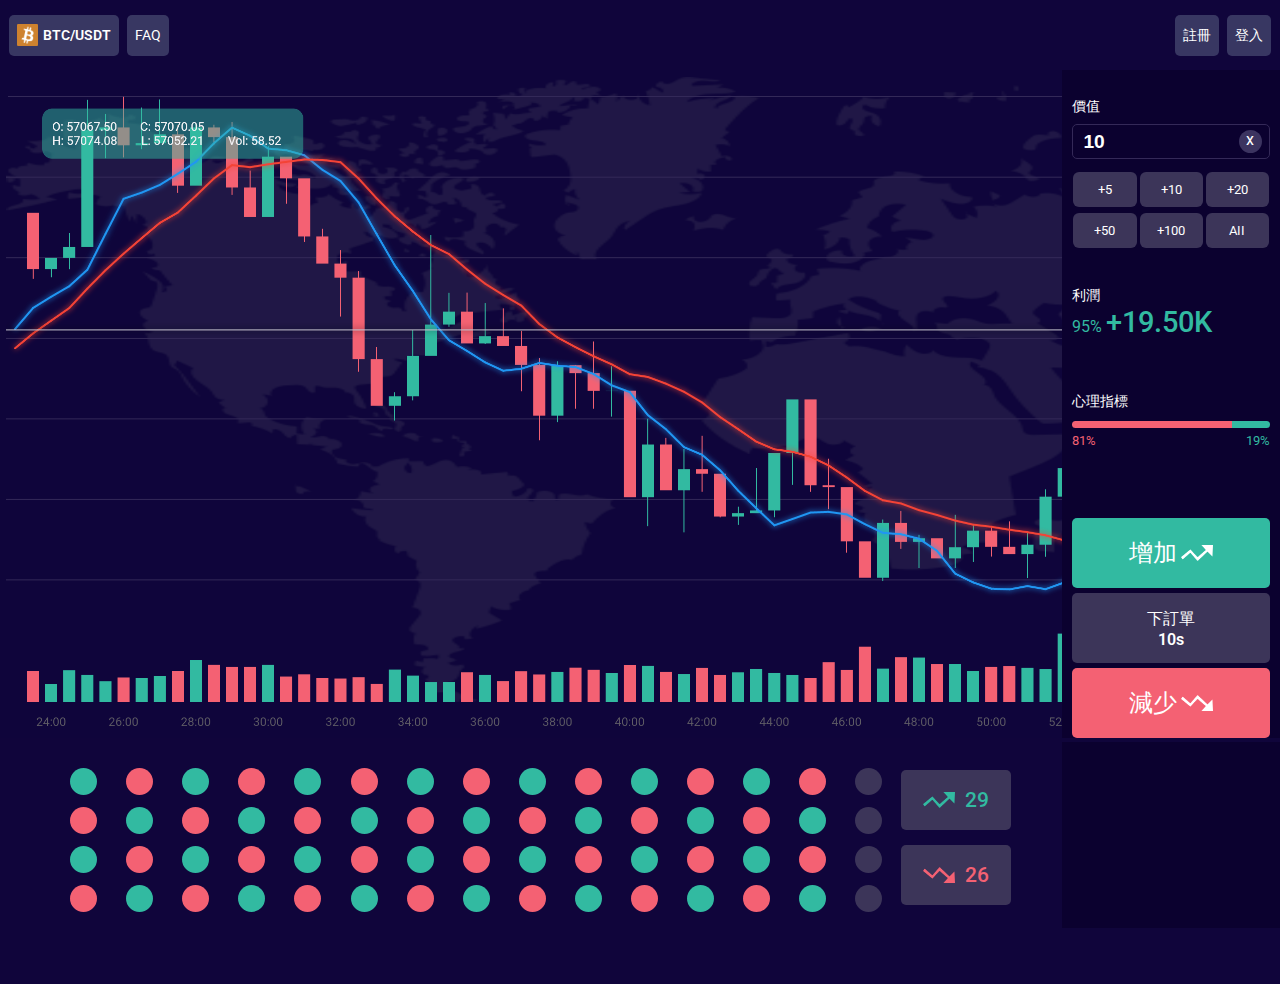
<file: index.html>
<!DOCTYPE html>
<html lang="zh-Hant">
<head>
    <meta charset="UTF-8">
    <meta name="viewport" content="width=device-width, initial-scale=1" />
    <meta http-equiv="X-UA-Compatible" content="IE=7,9,10,11" />
    <meta http-equiv="X-UA-Compatible" content="IE=edge,chrome=1">
    <meta name="DC.Title" content="BEST500" />
    <script src="js/jquery-1.8.3.min.js"></script>
    <script src="js/loading.js"></script>
    <link rel="stylesheet" href="css/layout.css" type="text/css">
    <link rel="stylesheet" href="css/font/flaticon.css" type="text/css">
    <title>Trade</title>
</head>
<body>
<header></header>
<div id="main">
    <div class="top">
        <div class="chart"><img src="img/chart.png" alt=""></div>
        <div class="info">
            <div class="one">
                <p class="title">價值</p>
                <div class="input"><input type="text" onkeyup="this.value=this.value.replace(/[^\d]/,'')"></div>
                <ul class="btnWP">
                    <li>+5</li>
                    <li>+10</li>
                    <li>+20</li>
                    <li>+50</li>
                    <li>+100</li>
                    <li>AII</li>
                </ul>
            </div>
            <div class="two">
                <p class="title">利潤</p>
                <div class="flex">
                    <span>95%</span>
                    <span>+19.50K</span>
                </div>
            </div>
            <div class="three">
                <p class="title">心理指標</p>
                <div class="round">
                    <div class="red"></div>
                    <div class="green"></div>
                </div>
                <div class="text">
                    <div class="red">81%</div>
                    <div class="green">19%</div>
                </div>
            </div>
            <div class="four">
                <div class="btn green trade">
                    <span>增加</span>
                    <img src="img/up.png" alt="">
                </div>
                <div class="btn">
                    <p>下訂單</p>
                    <p>10s</p>
                </div>
                <div class="btn red trade">
                    <span>減少</span>
                    <img src="img/down.png" alt="">
                </div>
            </div>
        </div>
    </div>
    <div class="mobile">
        <div class="top">
            <div class="info">
                <p class="title">心理指標</p>
                <div class="three">
                    <div class="round">
                        <div class="red"></div>
                        <div class="green"></div>
                    </div>
                    <div class="text">
                        <div class="red">81%</div>
                        <div class="green">19%</div>
                    </div>
                </div>
            </div>
        </div>
    </div>
    <div class="downWp">
        <div class="down">
            <div class="circle"></div>
            <div class="right">
                <div class="top">
                    <img src="img/upGreen.png" alt="">
                    <span class="green">29</span>
                </div>
                <div class="down">
                    <img src="img/downRed.png" alt="">
                    <span class="red">26</span>
                </div>
            </div>
        </div>
        <div class="blank"></div>
    </div>
    <div class="mobile">
        <div class="one">
            <p class="title">利潤</p>
            <div class="flex">
                <span>95%</span>
                <span>+19.50K</span>
            </div>
        </div>
        <div class="two">
            <div class="row1">
                <a id="decrease" class="btn red">-</a>>
                <div class="input"><input type="text" onkeyup="this.value=this.value.replace(/[^\d]/,'')"></div>
                <a class="btn green" id="add">+</a>
            </div>
            <div class="row2">
                <div class="btn red trade">
                    <span>減少</span>
                    <img src="img/down.png" alt="">
                </div>
                <div class="btn">
                    <p>下訂單</p>
                    <p>10s</p>
                </div>
                <div class="btn green trade">
                    <span>增加</span>
                    <img src="img/up.png" alt="">
                </div>
            </div>
        </div>
    </div>
    <div class="sliderInfo">
        <div class="info">
            <p>溫馨提醒 <span>x</span></p>
            <span>請登入或註冊得以繼續交易</span>
            <div class="btnWP">
                <a class="btn" href="#">登入</a>
                <a class="btn" href="#">註冊</a>
            </div>
        </div>
    </div>
    <div class="pageNo">0</div>
</div>
<footer></footer>
    
<script>
$(document).ready(function() {
    for(let i=0;i<60;i++){
        $('.down .circle').append('<div class="item"><p></p></div>');
    }
    let H = $('#main .top .info').height();
    let blankH = $('#main .downWp').height();
    let windowH =$(window).height();
    let documentH = $(document).height();
    $('#main .top .chart img').height(H);
    $('#main .downWp .blank').height(blankH);
    if(windowH - documentH < 52){
        $('#main').css({'margin-bottom':'57px'});
    }
    if($(window).width()<=400){
            $('#main .top .chart img').height(windowH*0.35);
        }else if($(window).width()<=500){
            $('#main .top .chart img').height(windowH*0.4);
        }else if($(window).width()<=1000){
            $('#main .top .chart img').height(windowH/3);
        }else{
            $('#main .top .chart img').height(H);
        }

    /*click btn*/
$('#main .trade').click(function(){
    $('.sliderInfo').show();
    $('#main .sliderInfo .info').animate({'top':(windowH-166)/2});
});
$('#main .sliderInfo .info p span').click(function(){
    $('#main .sliderInfo .info').animate({'top':-166});
    setTimeout( '$(".sliderInfo").fadeOut()',300);
});

$('#main .top .info .one input').val(10);
$('#main .mobile .two .row1 input').val(10);
$(window).resize(function(){
        if($(window).width()<=400){
            $('#main .top .chart img').height(windowH*0.35);
        }else if($(window).width()<=500){
            $('#main .top .chart img').height(windowH*0.4);
        }else if($(window).width()<=1000){
            $('#main .top .chart img').height(windowH/3);
        }else{
            let H = $('#main .top .info').height();
            $('#main .top .chart img').height(H);
        }
        if(windowH - documentH < 52){
            $('#main').css({'margin-bottom':'57px'});
        }
    });
    
});
   
</script>    
</body>
</html>
</file>
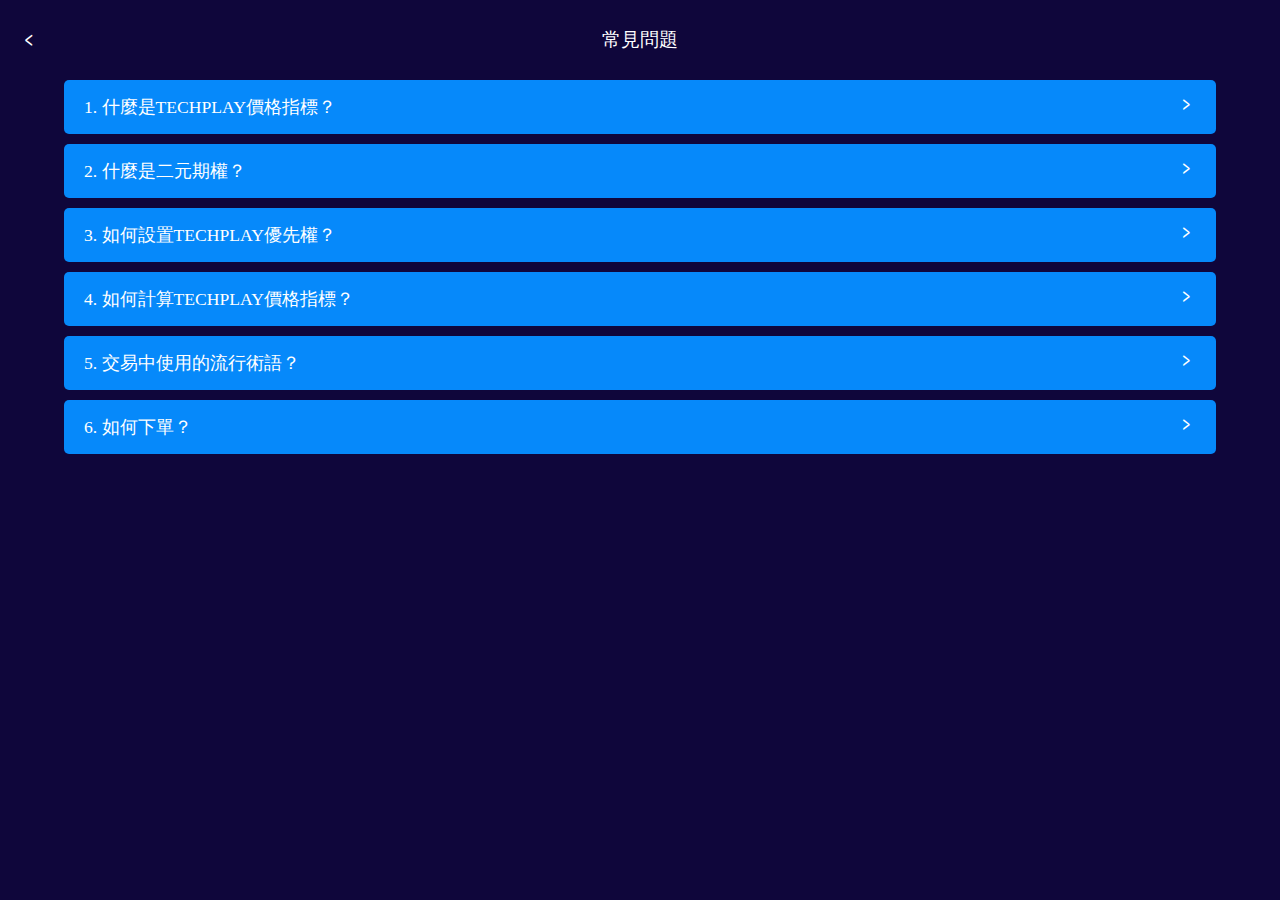
<file: faq.html>
<!DOCTYPE html>
<html lang="zh-Hant">
<head>
    <meta charset="UTF-8">
    <meta name="viewport" content="width=device-width, initial-scale=1" />
    <meta http-equiv="X-UA-Compatible" content="IE=7,9,10,11" />
    <meta http-equiv="X-UA-Compatible" content="IE=edge,chrome=1">
    <meta name="DC.Title" content="BEST500" />
    <script src="js/jquery-1.8.3.min.js"></script>
    <script src="js/loading.js"></script>
    <link rel="stylesheet" href="css/font/flaticon.css" type="text/css">
    <link rel="stylesheet" href="css/faq.css" type="text/css">
    <title>Trade</title>
</head>
<body>
  <div class="header"><a href="index.html">﹤</a><div class="title">常見問題</div></div>
  <div class="section">
    <div class="row">
      <p class="question">1. 什麼是TECHPLAY價格指標？</p>
      <div class="answer">TECHPLAY是種信譽良好、公允且使用過的價格指數，用於衡量匯率波動。當前，TECHPLAY指數是根據Binance交易所的數據進行計算和發佈的。</div>
    </div>
    <div class="row">
      <p class="question">2. 什麼是二元期權？</p>
      <div class="answer">二元期權是一種金融產品，具有2種期權中的1種，其收益基於美元期權是否到期：固定金額或無。它們是通用的，因為二元期權vi只能有2個結果。定時二進制選項再將基礎資產的價格與行使價進行比較時，格蘭到期了：在執行價格的右邊，交易者獲利;否則，交易者將失去期權。</div>
    </div>
    <div class="row">
      <p class="question">3. 如何設置TECHPLAY優先權？</p>
      <div class="answer">通過Binance交易所直接通過API獲得的數量和價格數據為用於計算TECHPLAY的加權指數。<br>要檢測並刪除格式錯誤和異常的數據，將使用特定用過的方法。<br>在TECHPLAY中，由於保留費用，排除了提供組成djch交換的TECHPLAY權重myc，最後更新時間為2020年4月20日世界標準時間12:00:05。<br>下表顯示索引的權重。<br><table><tr><th></th>
      <th>幣安</th></tr><tr><td>BTC / USDT</td><td>100.00%</td></tr></table></div>
    </div>
    <div class="row">
      <p class="question">4. 如何計算TECHPLAY價格指標？</p>
      <div class="answer">
        <span>2020年4月20日世界標準時間00:00，交易所的最終價格為:</span>
        <table>
          <tr>
            <th></th>
            <th>幣安</th>
          </tr>
          <tr>
            <td>最後價格</td>
            <td>6,877.44</td>
          </tr>
        </table>
        <span>最後價格乘以上述權重:</span>
        <table>
          <tr>
            <th></th>
            <th>幣安</th>
          </tr>
          <tr>
            <td>最後價格</td>
            <td>6,877.44</td>
          </tr>
          <tr>
            <th>BTC / USDT</th>
            <th>100.00%</th>
          </tr>
          <tr>
            <td>最後價格 X 比例</td>
            <td>6,877.44</td>
          </tr>
        </table>
        <span>最終價格x所有價格要素的權重是6,877.44。 依此類推，BTC / USDT價格為6,877.44(上午，四捨五入至最接近美元)</span>
      </div>
    </div>
    <div class="row">
      <p class="question">5. 交易中使用的流行術語？</p>
      <div class="answer">總收益是您從交易時段賺取的錢。<br>利潤=總利潤-總虧損(您從虧損交易中損失的所有資金）。<br>增加意味按下此按鈕，您將生成一個新的UP命令。減少意味按下此按鈕，將生成一個新的DOWN的命令。<br>打開包含您正在等待結果的訂單。已關閉的訂單包含您過去下訂過的訂單。<br>情緒指標顯示該資產所有未平倉交易的比率。紅色表示交易數量Glam，綠色代表gla交易數量。<br><img src="img/mood.png" class="pc" alt=""><img src="img/mood_m.png" class="mobile" alt=""><br>最終結果將顯示最新的指標，紅色表示下跌交易，綠色表示上升。<br><img src="img/dot.png" class="pc" alt=""><img src="img/dot_m.png" class="mobile" alt=""><br>等待的時間:屆時，您將等待結果。<br>交易時間:您可以下訂單的時間。</div>
    </div>
    <div class="row">
      <p class="question">6. 如何下單？</p>
      <div class="answer">如何在交易中打開訂單？<br>1.選擇您要一次下單中的金額。<br><img src="img/1.png" class="pc"alt=""><img src="img/3.png" class="mobile" alt=""><br>2.按下增加或減少按鈕下訂單，您要下訂單的數量沒有限制<br><img src="img/2.png" class="pc"alt=""><img src="img/4.png" class="mobile"alt=""></div>
    </div>
  </div>
  <script>
    $('.section .row .question').click(function(){
      $(this).siblings('.section .row .answer').toggle();
    });
  </script>
</body>
</html>
</file>
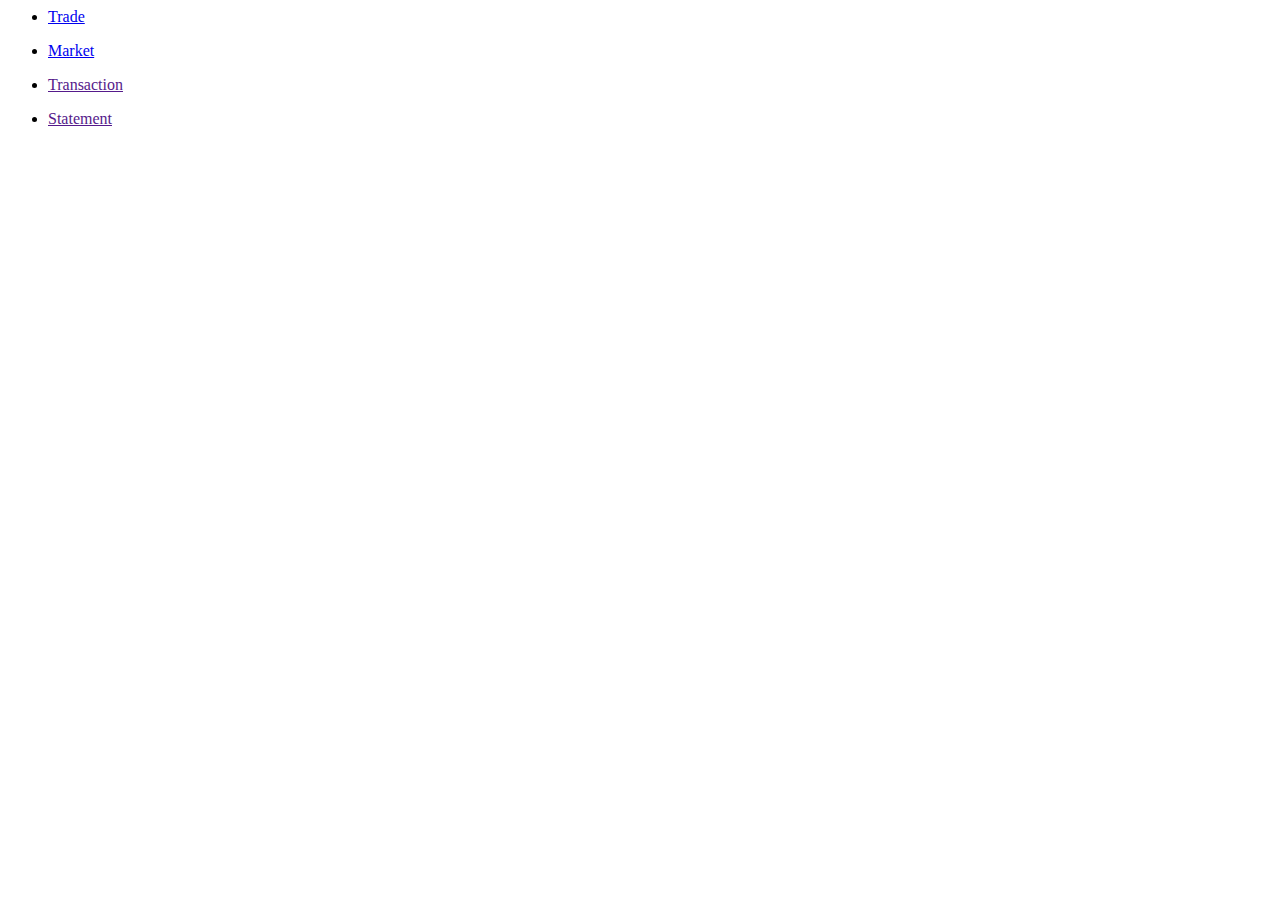
<file: footer.html>
<body>
    <ul class="row1">
        <li>
            <a href="index.html">
                <i class="flaticon-money-graph-with-up-arrow"></i>
                <p>Trade</p>
            </a>
        </li>
        <li>
            <a href="market.html">
                <i class="flaticon-chart"></i>
                <p>Market</p>
            </a>
        </li>
        <li>
            <a href="">
                <i class="flaticon-transaction"></i>
                <p>Transaction</p>
            </a>
        </li>
        <li>
            <a href="">
                <i class="flaticon-pie-chart"></i>
                <p>Statement</p>
            </a>
        </li>
    </ul>
    <script>
       let pageNo = $('.pageNo').text();
       $('footer .row1 li').eq(pageNo).addClass('current');
    </script>
</body>
</file>
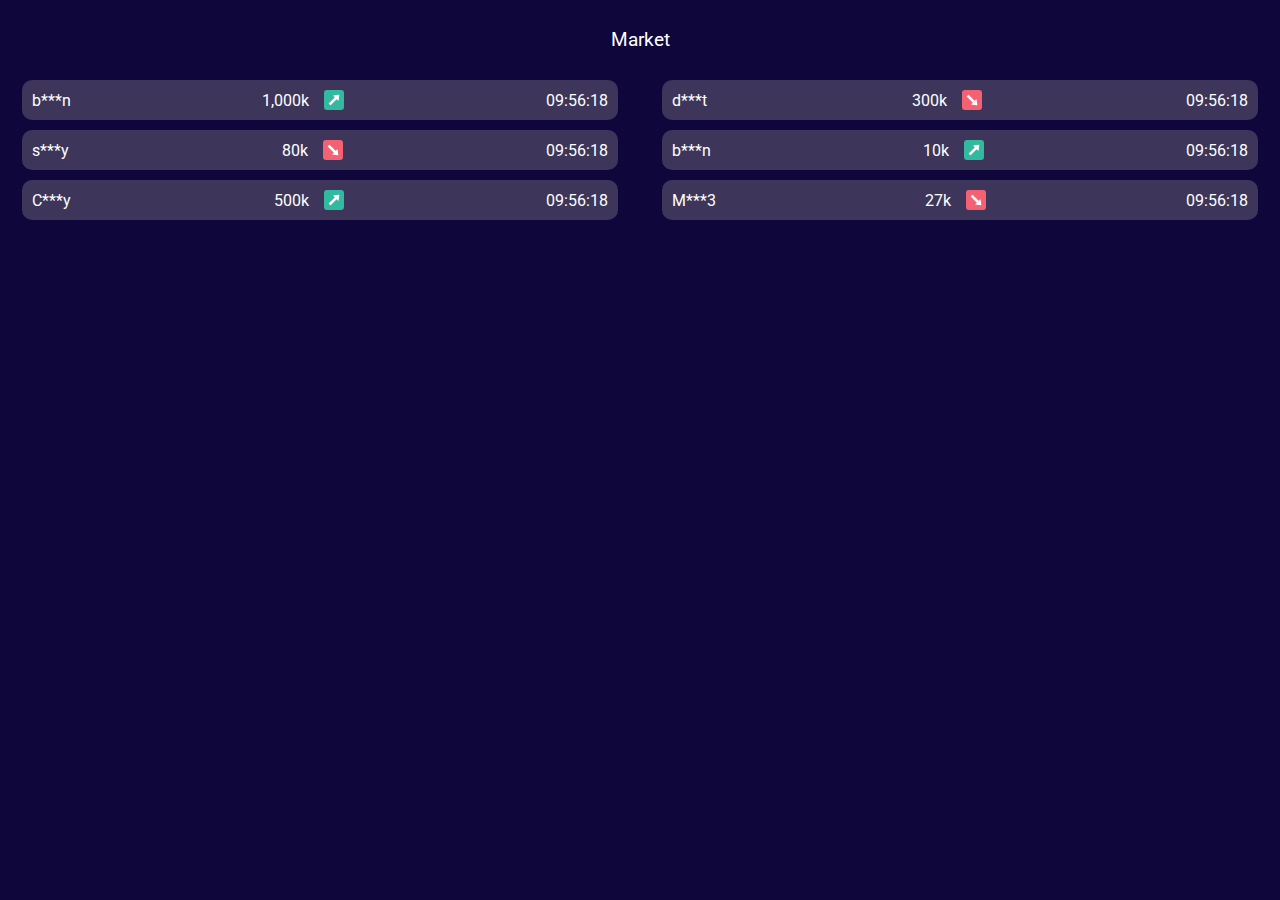
<file: market.html>
<!DOCTYPE html>
<html lang="zh-Hant">
<head>
    <meta charset="UTF-8">
    <meta name="viewport" content="width=device-width, initial-scale=1" />
    <meta http-equiv="X-UA-Compatible" content="IE=7,9,10,11" />
    <meta http-equiv="X-UA-Compatible" content="IE=edge,chrome=1">
    <meta name="DC.Title" content="BEST500" />
    <script src="js/jquery-1.8.3.min.js"></script>
    <script src="js/loading.js"></script>
    <link rel="stylesheet" href="css/font/flaticon.css" type="text/css">
    <link rel="stylesheet" href="css/layout.css">
    <link rel="stylesheet" href="css/faq.css" type="text/css">
    <title>Trade</title>
</head>
<style>
#main{display: flex;justify-content: space-between;align-items: center;flex-wrap: wrap;}
#main .row{display: flex;justify-content: space-between;align-items: center;color:#fff;background-color:#3d365a;
width:45%;padding:10px;border-radius:10px;margin:0 auto 10px;}
#main .row .trade{display: flex;justify-content: center;align-items: center;width: 100px;}
#main .row .trade .money{width:85%;text-align: right;}
#main .row .trade img{display: block;border-radius:3px;width:20px;margin:0 15px;}
@media(max-width:700px){
  #main .row{width: 90%;}
}
@media(max-width:315px){
  #main .row{font-size:0.8rem;}
}
</style>
<body>
  <div class="header"><div class="title">Market</div></div>
  <div id="main">
    <div class="row">
      <div class="name">b***n</div>
      <div class="trade">
        <div class="money">1,000k</div>
        <img src="img/green.png" alt="">
      </div>
      <div class="time">09:56:18</div>
    </div>
    <div class="row">
      <div class="name">d***t</div>
      <div class="trade">
        <div class="money">300k</div>
        <img src="img/red.png" alt="">
      </div>
      <div class="time">09:56:18</div>
    </div>
    <div class="row">
      <div class="name">s***y</div>
      <div class="trade">
        <div class="money">80k</div>
        <img src="img/red.png" alt="">
      </div>
      <div class="time">09:56:18</div>
    </div>
    <div class="row">
      <div class="name">b***n</div>
      <div class="trade">
        <div class="money">10k</div>
        <img src="img/green.png" alt="">
      </div>
      <div class="time">09:56:18</div>
    </div>
    <div class="row">
      <div class="name">C***y</div>
      <div class="trade">
        <div class="money">500k</div>
        <img src="img/green.png" alt="">
      </div>
      <div class="time">09:56:18</div>
    </div>
    <div class="row">
      <div class="name">M***3</div>
      <div class="trade">
        <div class="money">27k</div>
        <img src="img/red.png" alt="">
      </div>
      <div class="time">09:56:18</div>
    </div>
    <div class="pageNo">1</div>
  </div>
  <footer></footer>
</body>
</html>
</file>
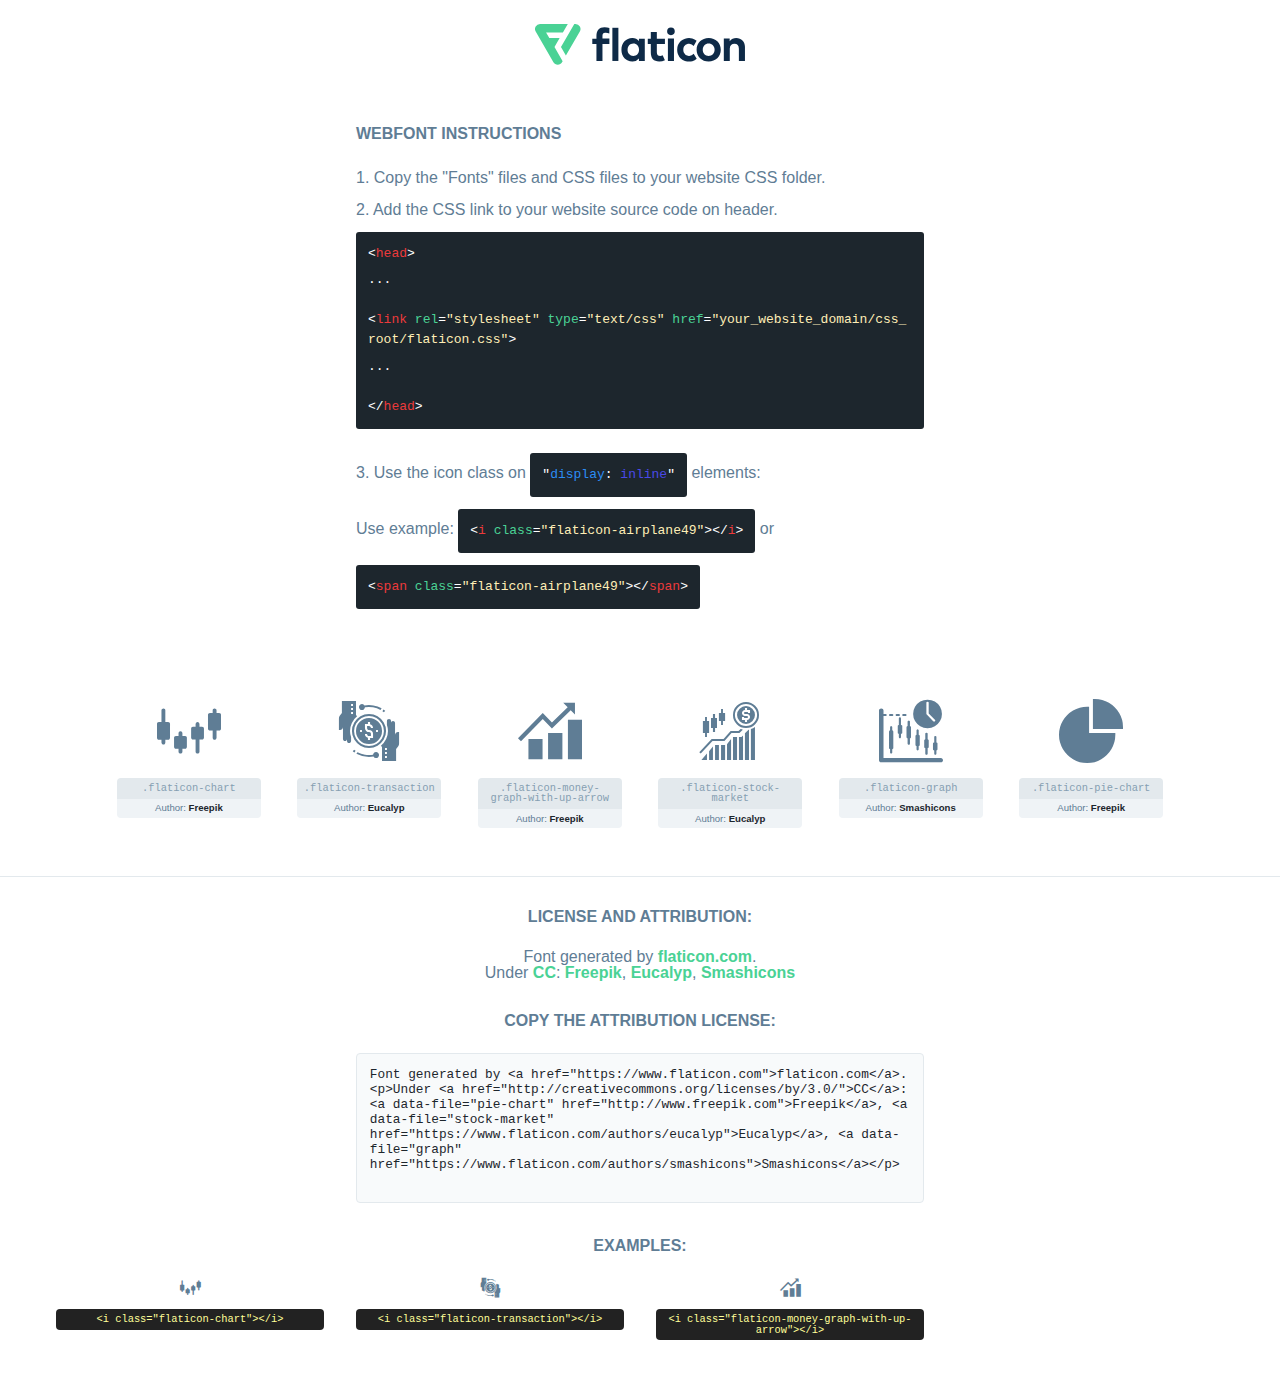
<file: css/font/flaticon.html>
<!DOCTYPE html>
<html lang="en">
<head>
    <title>Flaticon Webfont</title>
    <link rel="stylesheet" type="text/css" href="flaticon.css"/>
    <meta charset="UTF-8">
    <style>
        html, body, div, span, applet, object, iframe,
        h1, h2, h3, h4, h5, h6, p, blockquote, pre,
        a, abbr, acronym, address, big, cite, code,
        del, dfn, em, img, ins, kbd, q, s, samp,
        small, strike, strong, sub, sup, tt, var,
        b, u, i, center,
        dl, dt, dd, ol, ul, li,
        fieldset, form, label, legend,
        table, caption, tbody, tfoot, thead, tr, th, td,
        article, aside, canvas, details, embed,
        figure, figcaption, footer, header, hgroup,
        menu, nav, output, ruby, section, summary,
        time, mark, audio, video {
            margin: 0;
            padding: 0;
            border: 0;
            font-size: 100%;
            font: inherit;
            vertical-align: baseline;
        }

        /* HTML5 display-role reset for older browsers */
        article, aside, details, figcaption, figure,
        footer, header, hgroup, menu, nav, section {
            display: block;
        }

        body {
            line-height: 1;
        }

        ol, ul {
            list-style: none;
        }

        blockquote, q {
            quotes: none;
        }

        blockquote:before, blockquote:after,
        q:before, q:after {
            content: '';
            content: none;
        }

        table {
            border-collapse: collapse;
            border-spacing: 0;
        }

        body {
            font-family: Helvetica, Arial, sans-serif;
            font-size: 16px;
            color: #5f7d95;
        }

        a {
            color: #4AD295;
            font-weight: bold;
            text-decoration: none;
        }

        * {
            -moz-box-sizing: border-box;
            -webkit-box-sizing: border-box;
            box-sizing: border-box;
            margin: 0;
            padding: 0;
        }

        [class^="flaticon-"]:before, [class*=" flaticon-"]:before, [class^="flaticon-"]:after, [class*=" flaticon-"]:after {
            font-family: Flaticon;
            font-size: 30px;
            font-style: normal;
            margin-left: 20px;
            color: #333;
        }

        .wrapper {
            max-width: 600px;
            margin: auto;
            padding: 0 1em;
        }

        .title {
            margin-bottom: 24px;
            text-transform: uppercase;
            font-weight: bold;
        }

        header {
            text-align: center;
            padding: 24px;
        }

        header .logo {
            width: 210px;
            height: auto;
            border: none;
            display: inline-block;
        }

        header strong {
            font-size: 28px;
            font-weight: 500;
            vertical-align: middle;
        }

        .demo {
            margin: 2em auto;
            line-height: 1.25em;
        }

        .demo ul li {
            margin-bottom: 12px;
        }

        .demo ul li code {
            background-color: #1D262D;
            border-radius: 3px;
            padding: 12px;
            display: inline-block;
            color: #fff;
            font-family: Consolas, Monaco, Lucida Console, Liberation Mono, DejaVu Sans Mono, Bitstream Vera Sans Mono, Courier New, monospace;
            font-weight: lighter;
            margin-top: 12px;
            font-size: 13px;
            word-break: break-all;
        }

        .demo ul li code .red {
            color: #EC3A3B;
        }

        .demo ul li code .green {
            color: #4AD295;
        }

        .demo ul li code .yellow {
            color: #FFEEB6;
        }

        .demo ul li code .blue {
            color: #2C8CF4;
        }

        .demo ul li code .purple {
            color: #4949E7;
        }

        .demo ul li code .dots {
            margin-top: 0.5em;
            display: block;
        }

        #glyphs {
            border-bottom: 1px solid #E3E9ED;
            padding: 2em 0;
            text-align: center;
        }

        .glyph {
            display: inline-block;
            width: 9em;
            margin: 1em;
            text-align: center;
            vertical-align: top;
            background: #FFF;
        }

        .glyph .flaticon {
            padding: 10px;
            display: block;
            font-family: "Flaticon";
            font-size: 64px;
            line-height: 1;
        }

        .glyph .flaticon:before {
            font-size: 64px;
            color: #5f7d95;
            margin-left: 0;
        }

        .class-name {
            font-size: 0.65em;
            background-color: #E3E9ED;
            color: #869FB2;
            border-radius: 4px 4px 0 0;
            padding: 0.5em;
            font-family: Consolas, Monaco, Lucida Console, Liberation Mono, DejaVu Sans Mono, Bitstream Vera Sans Mono, Courier New, monospace;
        }

        .author-name {
            font-size: 0.6em;
            background-color: #EFF3F6;
            border-top: 0;
            border-radius: 0 0 4px 4px;
            padding: 0.5em;
        }

        .author-name a {
            color: #1D262D;
        }

        .class-name:last-child {
            font-size: 10px;
            color: #888;
        }

        .class-name:last-child a {
            font-size: 10px;
            color: #555;
        }

        .glyph > input {
            display: block;
            width: 100px;
            margin: 5px auto;
            text-align: center;
            font-size: 12px;
            cursor: text;
        }

        .glyph > input.icon-input {
            font-family: "Flaticon";
            font-size: 16px;
            margin-bottom: 10px;
        }

        .attribution .title {
            margin-top: 2em;
        }

        .attribution textarea {
            background-color: #F8FAFB;
            color: #1D262D;
            padding: 1em;
            border: none;
            box-shadow: none;
            border: 1px solid #E3E9ED;
            border-radius: 4px;
            resize: none;
            width: 100%;
            height: 150px;
            font-size: 0.8em;
            font-family: Consolas, Monaco, Lucida Console, Liberation Mono, DejaVu Sans Mono, Bitstream Vera Sans Mono, Courier New, monospace;
            -webkit-appearance: none;
        }

        .attribution textarea:hover {
            border-color: #CFD9E0;
        }

        .attribution textarea:focus {
            border-color: #4AD295;
        }

        .iconsuse {
            margin: 2em auto;
            text-align: center;
            max-width: 1200px;
        }

        .iconsuse:after {
            content: '';
            display: table;
            clear: both;
        }

        .iconsuse .image {
            float: left;
            width: 25%;
            padding: 0 1em;
        }

        .iconsuse .image p {
            margin-bottom: 1em;
        }

        .iconsuse .image span {
            display: block;
            font-size: 0.65em;
            background-color: #222;
            color: #fff;
            border-radius: 4px;
            padding: 0.5em;
            color: #FFFF99;
            margin-top: 1em;
            font-family: Consolas, Monaco, Lucida Console, Liberation Mono, DejaVu Sans Mono, Bitstream Vera Sans Mono, Courier New, monospace;
        }

        .flaticon:before {
            color: #5f7d95;
        }

        #footer {
            text-align: center;
            background-color: #1D262D;
            color: #869FB2;
            padding: 12px;
            font-size: 14px;
        }

        #footer a {
            font-weight: normal;
        }

        @media (max-width: 960px) {
            .iconsuse .image {
                width: 50%;
            }
        }

        .preview {
            width: 100px;
            display: inline-block;
            margin: 10px;
        }

        .preview .inner {
            display: inline-block;
            width: 100%;
            text-align: center;
            background: #f5f5f5;
            -webkit-border-radius: 3px 3px 0 0;
            -moz-border-radius: 3px 3px 0 0;
            border-radius: 3px 3px 0 0;
        }

        .preview .inner  {
            line-height: 85px;
            font-size: 40px;
            color: #333;
        }

        .label {
            display: inline-block;
            width: 100%;
            box-sizing: border-box;
            padding: 5px;
            font-size: 10px;
            font-family: Monaco, monospace;
            color: #666;
            white-space: nowrap;
            overflow: hidden;
            text-overflow: ellipsis;
            background: #ddd;
            -webkit-border-radius: 0 0 3px 3px;
            -moz-border-radius: 0 0 3px 3px;
            border-radius: 0 0 3px 3px;
            color: #666;
        }
    </style>
</head>
<body>
    <header>
        <a href="https://www.flaticon.com/" target="_blank" class="logo">
            <svg xmlns="http://www.w3.org/2000/svg" viewBox="0 0 394.3 76.5">
                <path d="M156.6,69.4H145.3V7.1h11.3Z" style="fill:#0e2a47"/>
                <path d="M206.2,69.4h-11V64.8a15.4,15.4,0,0,1-12.6,5.7c-11.6,0-20.3-9.5-20.3-22.1s8.8-22.1,20.3-22.1a15.4,15.4,0,0,1,12.6,5.8V27.5h11Zm-32.4-21c0,6.4,4.2,11.6,10.8,11.6s10.8-4.9,10.8-11.6-4.4-11.6-10.8-11.6S173.9,42,173.9,48.4Z"
                      style="fill:#0e2a47"/>
                <path d="M262.5,13.7a7.2,7.2,0,0,1-14.4,0,7.2,7.2,0,1,1,14.4,0ZM261,69.4H249.6v-42H261Z"
                      style="fill:#0e2a47"/>
                <path id="_Trazado_" data-name="&lt;Trazado&gt;"
                      d="M139.6,17.8a16.6,16.6,0,0,0-8-1.4c-3.2.4-4.9,2-4.9,5.9v5.1h13V37.5h-13v32H115.4v-32h-7.8v-10h7.8V22.2c0-9.9,5.2-16.3,15-16.3a23.4,23.4,0,0,1,9.3,1.8Z"
                      style="fill:#0e2a47"/>
                <path d="M235.1,60c-3.5,0-6.3-1.9-6.3-7.1V37.5H244v-10H228.8V15H217.5V27.5h-5.7v10h5.7V53.7c0,10.9,5.3,16.8,15.7,16.8A22.9,22.9,0,0,0,244,68l-4.3-9.1A12.3,12.3,0,0,1,235.1,60Z"
                      style="fill:#0e2a47"/>
                <path d="M348.9,48.4c0,12.6-9.7,22.1-22.7,22.1s-22.7-9.4-22.7-22.1,9.6-22.1,22.7-22.1S348.9,35.8,348.9,48.4Zm-33.9,0c0,6.8,4.8,11.6,11.1,11.6s11.2-4.8,11.2-11.6-4.8-11.6-11.2-11.6S315.1,41.6,315.1,48.4Z"
                      style="fill:#0e2a47"/>
                <path d="M394.3,42.7V69.4H382.9V46.3c0-6.1-3-9.4-8.2-9.4s-8.9,3.2-8.9,9.5v23H354.6v-42h11v4.9c3-4.5,7.6-6.1,12.3-6.1C387.5,26.3,394.3,33,394.3,42.7Z"
                      style="fill:#0e2a47"/>
                <path d="M298,55.7h0a12.4,12.4,0,0,1-8.2,4.2h-.9l-1.8-.2a10,10,0,0,1-7.4-5.6,13.2,13.2,0,0,1-1.2-5.8,13,13,0,0,1,1.3-5.9,10.1,10.1,0,0,1,7.5-5.5h2.4a11.7,11.7,0,0,1,8.3,4.2l5.5-9.6a19.9,19.9,0,0,0-8.1-4.3,23.4,23.4,0,0,0-6.1-.8,25.2,25.2,0,0,0-7.5,1.1,20.9,20.9,0,0,0-8,4.6,21.9,21.9,0,0,0-6.8,16.4,21.9,21.9,0,0,0,6.7,16.3,20.9,20.9,0,0,0,8,4.6,25.2,25.2,0,0,0,7.7,1.2,23.6,23.6,0,0,0,6.2-.8,20,20,0,0,0,8.1-4.4Z"
                      style="fill:#0e2a47"/>
                <path d="M46.3,26.5H26.9L20.8,16H52.4L61.6,0H9.4A9.3,9.3,0,0,0,1.3,4.7a9.3,9.3,0,0,0,0,9.4L34.6,71.8a9.4,9.4,0,0,0,16.2,0l1.1-1.9L36.6,43.3Z"
                      style="fill:#4ad295"/>
                <path d="M84.2,4.7A9.3,9.3,0,0,0,76.1,0H73.8l-25,43.3,9.2,16L84.2,14A9.3,9.3,0,0,0,84.2,4.7Z"
                      style="fill:#4ad295"/>
            </svg>
        </a>
    </header>
    <section class="demo wrapper">

        <p class="title">Webfont Instructions</p>

        <ul>
            <li>
                <span class="num">1. </span>Copy the "Fonts" files and CSS files to your website CSS folder.
            </li>
            <li>
                <span class="num">2. </span>Add the CSS link to your website source code on header.
                <code class="big">
                    &lt;<span class="red">head</span>&gt;
                    <br/><span class="dots">...</span>
                    <br/>&lt;<span class="red">link</span> <span class="green">rel</span>=<span
                        class="yellow">"stylesheet"</span> <span class="green">type</span>=<span
                        class="yellow">"text/css"</span> <span class="green">href</span>=<span class="yellow">"your_website_domain/css_root/flaticon.css"</span>&gt;
                    <br/><span class="dots">...</span>
                    <br/>&lt;/<span class="red">head</span>&gt;
                </code>
            </li>

            <li>
                <p>
                    <span class="num">3. </span>Use the icon class on <code>"<span class="blue">display</span>:<span
                        class="purple"> inline</span>"</code> elements:
                    <br/>
                    Use example: <code>&lt;<span class="red">i</span> <span class="green">class</span>=<span class="yellow">&quot;flaticon-airplane49&quot;</span>&gt;&lt;/<span
                        class="red">i</span>&gt;</code> or <code>&lt;<span class="red">span</span> <span
                        class="green">class</span>=<span class="yellow">&quot;flaticon-airplane49&quot;</span>&gt;&lt;/<span
                        class="red">span</span>&gt;</code>
            </li>
        </ul>

    </section>
    <section id="glyphs">
            <div class="glyph">
                <i class="flaticon flaticon-chart"></i>
                <div class="class-name">.flaticon-chart</div>
                <div class="author-name">Author: <a data-file="chart" href="http://www.freepik.com">Freepik</a> </div>
            </div>

            <div class="glyph">
                <i class="flaticon flaticon-transaction"></i>
                <div class="class-name">.flaticon-transaction</div>
                <div class="author-name">Author: <a data-file="transaction" href="https://www.flaticon.com/authors/eucalyp">Eucalyp</a> </div>
            </div>

            <div class="glyph">
                <i class="flaticon flaticon-money-graph-with-up-arrow"></i>
                <div class="class-name">.flaticon-money-graph-with-up-arrow</div>
                <div class="author-name">Author: <a data-file="money-graph-with-up-arrow" href="http://www.freepik.com">Freepik</a> </div>
            </div>

            <div class="glyph">
                <i class="flaticon flaticon-stock-market"></i>
                <div class="class-name">.flaticon-stock-market</div>
                <div class="author-name">Author: <a data-file="stock-market" href="https://www.flaticon.com/authors/eucalyp">Eucalyp</a> </div>
            </div>

            <div class="glyph">
                <i class="flaticon flaticon-graph"></i>
                <div class="class-name">.flaticon-graph</div>
                <div class="author-name">Author: <a data-file="graph" href="https://www.flaticon.com/authors/smashicons">Smashicons</a> </div>
            </div>

            <div class="glyph">
                <i class="flaticon flaticon-pie-chart"></i>
                <div class="class-name">.flaticon-pie-chart</div>
                <div class="author-name">Author: <a data-file="pie-chart" href="http://www.freepik.com">Freepik</a> </div>
            </div>

    </section>

    <section class="attribution wrapper"   style="text-align:center;">

        <div class="title">License and attribution:</div><div class="attrDiv">Font generated by <a href="https://www.flaticon.com">flaticon.com</a>. <div><p>Under <a href="http://creativecommons.org/licenses/by/3.0/">CC</a>: <a data-file="pie-chart" href="http://www.freepik.com">Freepik</a>, <a data-file="stock-market" href="https://www.flaticon.com/authors/eucalyp">Eucalyp</a>, <a data-file="graph" href="https://www.flaticon.com/authors/smashicons">Smashicons</a></p>  </div>
        </div>
        <div class="title">Copy the Attribution License:</div>

        <textarea onclick="this.focus();this.select();">Font generated by &lt;a href=&quot;https://www.flaticon.com&quot;&gt;flaticon.com&lt;/a&gt;. <p>Under <a href="http://creativecommons.org/licenses/by/3.0/">CC</a>: <a data-file="pie-chart" href="http://www.freepik.com">Freepik</a>, <a data-file="stock-market" href="https://www.flaticon.com/authors/eucalyp">Eucalyp</a>, <a data-file="graph" href="https://www.flaticon.com/authors/smashicons">Smashicons</a></p> 
        </textarea>

    </section>

    <section class="iconsuse">

        <div class="title">Examples:</div>
            <div class="image">
                <p>
                    <i class="flaticon flaticon-chart"></i>
                    <span>&lt;i class=&quot;flaticon-chart&quot;&gt;&lt;/i&gt;</span>
                </p>
            </div>
            <div class="image">
                <p>
                    <i class="flaticon flaticon-transaction"></i>
                    <span>&lt;i class=&quot;flaticon-transaction&quot;&gt;&lt;/i&gt;</span>
                </p>
            </div>
            <div class="image">
                <p>
                    <i class="flaticon flaticon-money-graph-with-up-arrow"></i>
                    <span>&lt;i class=&quot;flaticon-money-graph-with-up-arrow&quot;&gt;&lt;/i&gt;</span>
                </p>
            </div>
            <div class="image">
                <p>
                    <i class="flatico
</file>
<file: css/layout.css>
@import url('https://fonts.googleapis.com/css2?family=Roboto:wght@100;300;400;500;700;900&display=swap');/*font-family: 'Roboto',*/
*{margin:0;padding:0;} 
body ul, body li{padding:0;margin:0;list-style:none;}
body a{text-decoration:none;}
input:focus{outline:none}
select::-ms-expand{display:none;}
::-webkit-scrollbar {width: 0px;background:#ffffff;height:8px;}
::-webkit-scrollbar-thumb {background: rgba(255, 255, 255, 0.16);}   
body{margin:0 auto;padding:0;width:100%;min-width:270px;font-weight: 400;
    font-family:'Roboto','Helvetica Neue','Helvetica','Arial',sans-serif;
    background-color:#10053B;position:relative;}
/*header*/
header{width:100%;height: 70px;padding: 10px 5px;box-sizing: border-box;display: flex;justify-content: space-between;align-items: center;}
header .btn{background-color: #383762;color:#fff;padding:0 8px;border-radius: 5px;height:41px;margin:0 4px;font-size:0.9rem;cursor: pointer;}
header .btn:hover{background-color:#4cdbc1;}
header .btn.logo{cursor: default;}
header .btn.logo:hover{background-color:#383762;}
header .left,header .right,header .right .btn,
header .left .btn{display: flex;align-items: center;justify-content: center;}
header .left .btn:nth-child(1){font-weight: 600;}
header .btn img{width: 21px;margin-right: 5px;}
/*main*/
#main .top{width: 100%;display: flex;justify-content: center;align-items: flex-start;}
#main .top .chart,#main .down{width: 90%;overflow: hidden;}
#main .top .chart img{width: 100%;object-fit: contain;}
#main .top .info{width: 10%;color: #fff;padding:0 10px;box-sizing: border-box;background-color: #0b012f;}
#main .top .info .one{padding:25px 0 20px;margin-bottom:15px;}
#main .top .info .one p{line-height: 1.5rem;margin-bottom: 5px;}
p.title{font-size:0.9rem;}
#main .top .info .one .input,#main .mobile .two .row1 .input{position: relative;}
#main .top .info .one .input:after,
#main .mobile .two .row1 .input:after{content: 'x';width: 23px;height: 23px;border-radius:50%;position: absolute;right:8px;top:6px;
    background-color:#3c3460;color: #fff;text-align: center;cursor: pointer;}
#main .top .info .one input,
#main .mobile .two .row1 .input,
#main .mobile .two .row1 input{border-radius: 5px;background-color: transparent;width:100%;height: 35px;caret-color:#2096f3;
    border:1px solid #342958;color: #fff;padding-left: 10px;box-sizing: border-box;font-size: 1.2rem;font-weight:600;}
#main .top .info .one .btnWP{width: 100%;display: flex;justify-content: center;align-items: center;flex-wrap: wrap;margin-top: 10px;}
#main .top .info .one .btnWP li{display: block;width: 32%;background-color:#3c3559;color: #fff;text-align: center;height: 35px;
line-height: 35px;border-radius: 6px;margin:3px 0;font-size: 0.8rem;cursor: pointer;}
#main .top .info .one .btnWP li:hover,#main .top .info .one .btnWP li:active{background-color:#4cdbc1 ;}
#main .top .info .one .btnWP li:nth-child(2),#main .top .info .one .btnWP li:nth-child(5){margin:0 3px;}
#main .top .info .two{margin-bottom:53px;}
#main .top .info .two span{color:#32baa1;}
#main .top .info .two span:nth-child(2){font-size:1.8rem;font-weight: 500;}
#main .top .info .three{margin-bottom:70px;}
#main .top .info .three .title{margin-bottom: 10px;}
#main .top .info .three .round{display:flex;justify-content: center;align-items: center;width: 100%;}
#main .top .info .three .round .red{width: 81%;height: 7px;background-color:#f46173;border-top-left-radius:10px;border-bottom-left-radius:10px;}
#main .top .info .three .round .green{width: 19%;height: 7px;background-color:#32baa1;border-top-right-radius:10px;border-bottom-right-radius:10px;}
#main .top .info .three .text{display: flex;justify-content: space-between;align-items: center;margin-top: 5px;}
#main .top .info .three .text .red{color:#f46173;font-size: 0.8rem;}
#main .top .info .three .text .green{color:#32baa1;font-size: 0.8rem;}
#main .top .info .four .btn{width:100%;height: 70px;background-color:#3c3559;border-radius: 5px;text-align: center;line-height: 70px;cursor: pointer;}
#main .top .info .four .btn:nth-child(2){margin:5px 0;line-height: normal;padding:16px 0;box-sizing: border-box;}
#main .top .info .four .btn span{font-size:1.5rem;}
#main .top .info .four .btn img{width:32px;height:16px;}
#main .top .info .four .btn:nth-child(2) p:nth-child(1){font-weight:400;}
#main .top .info .four .btn:nth-child(2) p:nth-child(2){font-weight:600;}
#main .top .info .four .btn:nth-child(1){background-color:#32baa1;}
#main .top .info .four .btn:nth-child(3){background-color:#f46173;}
#main .downWp{width: 100%;display: flex;justify-content: center;align-items: center;}
#main .downWp .blank{width: 10%;background-color:#0b012f;}
#main .down{display: flex;justify-content: center;align-items: center;width:90%;margin-top:10px;}
#main .down .circle{display: flex;justify-content: center;align-items: center;flex-wrap: wrap;width:40%;margin:10px 0;}
#main .down .circle .item{width:6.6%;margin:6px 0;}
#main .down .circle .item p{width:27px;height:27px;border-radius:50%;margin:0 auto; }
#main .down .circle .item:nth-child(odd) p{background-color:#32baa1 ;}
#main .down .circle .item:nth-child(even) p{background-color:#f46173 ;}
#main .down .circle .item:nth-child(15n) p{background-color:#3c3559 ;}
#main .down .right {width:110px;}
#main .down .right img{width:32px;height:16px;}
#main .down .right .top,#main .down .right .down{width:100%;height:60px;margin:10px 0 15px;border-radius:5px;background-color:#3c3559;
    display: flex;justify-content: center;align-items: center;}
#main .down .right span{color: #fff;margin-left:10px;font-size:1.3rem;font-weight:500;}
#main .down .right span.green{color:#32baa1 ;}
#main .down .right span.red{color:#f46173 ;}
#main .mobile{display: none;}
#main .mobile .top .info{width:100%;display: flex;justify-content: center;align-items: flex-start;background-color: transparent;}
#main .mobile .top .info p{width: 9%;}
#main .mobile .top .info .three{width:91%;margin-bottom: 10px;}
#main .mobile .one{display: flex;justify-content: center;align-items: flex-end;margin: 15px 0;}
#main .mobile .one .flex span{color:#32baa1;margin:0 4px;font-size: 1.2rem;}
#main .mobile .one .flex span:nth-child(2){font-size: 1.7rem;font-weight: 500;}
#main .mobile .title{color: #fff;margin-right: 10px;margin-bottom: 3px;}
#main .mobile .two {width:98%;margin:0 auto;}
#main .mobile .two .row1,#main .mobile .two .row2{display: flex;justify-content: center;align-items: center;}
#main .mobile .two .btn{width:25%;background-color:#3c3559;height:50px;line-height: 50px;text-align: center;color:#fff;border-radius:5px;font-size: 1.5rem;
padding: 0;}
#main .mobile .two .btn#decrease:active {background-color:#f46173;transition: all 0.7s;}
#main .mobile .two .btn#add:active {background-color:#32baa1;transition: all 0.7s;}
#main .mobile .two .row1{margin-bottom: 12px;}
#main .mobile .two .row1 .input{width:47%;margin:0 auto;height:50px;}
#main .mobile .two .row1 input{border:0;height:50px;}
#main .mobile .two .row2 .btn{font-size:1.3rem;width: 33%;}
#main .mobile .two .row2 .btn.red{background-color:#f46173;}
#main .mobile .two .row2 .btn.green{background-color:#32baa1;}
#main .mobile .two .row2 .btn:nth-child(2){margin:0 12px;font-weight:300;font-size:1rem;line-height: normal;padding: 5px 0;box-sizing: border-box;}
#main .mobile .two .row2 .btn:nth-child(2) p:nth-child(2){font-weight: 600;}
#main .mobile .two .row2 .btn img{width: 32px;height: 16px;}
#main .mobile .two .row1 .input:after{top:13px;}

#main .sliderInfo{width:100%;height:100vh;position: fixed;top:0;left:0;background-color: rgba(0, 0, 0, 0.516);display: none;}
#main .sliderInfo .info{border:1px solid gray;background-color: #fff;width:250px;border-radius: 10px;margin:0 auto;position: relative;}
#main .sliderInfo .info p{width:90%;margin: 0 auto;color:#463d3e;font-size:1.5rem;position: relative;padding:10px 5px;border-bottom:1px solid #bdbdbd;
text-align: center;}
#main .sliderInfo .info p span{border-radius: 50%;width:22px;height:22px;color:#bdbdbd;background-color:#f2f2f2;padding:0;
position: absolute;right:0;top:8px;text-align: center;line-height: 19px;font-weight: 300;font-size:1rem;cursor: pointer;}
#main .sliderInfo .info span{text-align: center;display: inline-block;width: 100%;padding:15px 0;}
#main .sliderInfo .info .btnWP{display: flex;justify-content: center;align-items: center;padding-bottom:20px;}
#main .sliderInfo .info .btnWP .btn{background-color:#82c896;color: #fff;padding: 8px 5px;text-align: center;border-radius:5px;width:30%;margin:0 10px;}
.pageNo{display:none;}
/*footer*/
footer{display: none;width:100%;background-color:#3c3559;position: fixed;bottom:0;left:0;}
footer .row1{display: flex;justify-content: space-around;align-items: center;padding:6px 0;}
footer .row1 li a{color: #fff;}
footer .row1 li a p{font-size:0.8rem;}
footer .row1 li.current a i,
footer .row1 li.current a p{color:#32baa1;}

@media(max-width:1970px){
    #main .top .chart,#main .down{width: 88%;}
    #main .top .chart img{width: auto;}
    #main .top .info,#main .downWp .blank{width: 12%;}
}
@media(max-width:1840px){
    #main .top .chart,#main .down{width: 87%;}
    #main .down .circle{width: 45%;}
    #main .top .info,#main .downWp .blank{width: 13%;}
}
@media(max-width:1700px){
    #main .top .chart,#main .down{width: 86%;}
    #main .top .info,#main .downWp .blank{width: 14%;}
    #main .down .circle{width: 50%;}
}
@media(max-width:1550px){
    #main .top .chart,#main .down{width: 85%;}
    #main .top .info,#main .downWp .blank{width: 15%;}
    #main .down .circle{width: 60%;}
}
@media(max-width:1370px){
    #main .top .chart,#main .down{width: 84%;}
    #main .top .info,#main .downWp .blank{width: 16%;}
    #main .down .circle{width: 70%;}
}
@media(max-width:1280px){
    #main .top .chart,#main .down{width: 83%;}
    #main .top .info,#main .downWp .blank{width: 17%;}
    #main .down .circle{width: 80%;}
}
@media(max-width:1160px){
    #main .top .chart,#main .down{width: 82%;}
    #main .top .info,#main .downWp .blank{width: 18%;}
}
@media(max-width:1090px){
    #main .top .chart,#main .down{width: 81%;}
    #main .top .info,#main .downWp .blank{width: 19%;}
    #main .down .circle{width:89%;}
}
@media(max-width:1050px){
    #main .top .chart,#main .down{width: 80%;}
    #main .top .info,#main .downWp .blank{width: 20%;}
}
@media(max-width:1000px){
    #main .top .chart,#main .down{width: 100%;}
    #main>.top .info,#main .downWp .blank{display: none;}
    #main .mobile{display: block;}
    #main .top .chart img{height: 420px;}
    #main .down .circle{width: 85%;}
    #main .down .circle .item p{width: 20px;height: 20px;margin:0 auto;}
    footer{display:block;}
    #main .down .circle .item{margin: 8px 0px;}
    
}
@media(max-width:950px){
    #main .mobile .top .info p{width: 11%;}
    #main .mobile .top .info .three{width: 89%;}
}
@media(max-width:750px){
    #main .mobile .top .info p{width: 13%;}
    #main .mobile .top .info .three{width: 87%;}
}
@media(max-width:600px){
    #main .mobile .top .info p{width: 15%;}
    #main .mobile .top .info .three{width: 85%;}
}
@media(max-width:560px){
    #main .down .circle .item{width:8.3%;}
    #main .down .circle .item p {
        width: 15px;
        height: 15px;
        margin: 0 auto;}
        #main .down{margin-top: 0;}
}
@media(max-width:500px){
    #main .mobile .top .info p{width: 18%;}
    #main .mobile .top .info .three{width: 82%;}
    #main .down .circle .item{margin: 4px 0;}
    #main .down .right .top, #main .down .right .down{width:95%;height: 45px;margin: 10px 0 12px;}
    #main .down{margin-bottom: -10px;}
}
@media(max-width:400px){
    #main .mobile .top .info p{width: 22%;}
    #main .mobile .top .info .three{width: 78%;}
    #main .down .circle .item p {width: 12px;height: 12px;}
    #main .down .right span{font-size: 1.1rem;}
    #main .mobile .top .info .three{margin-bottom: 0;}
    #main .mobile .one{margin-top:10px;}
}
@media(max-width:375px){
    #main .mobile .one {
        margin-top: 3px;
    }
}
@media(max-width:342px){
    #main .mobile .top .info p{width: 25%;}
    #main .mobile .top .info .three{width: 75%;}
    #main .down .circle .item p {width: 10px;height: 10px;}
    #main .down .right .top, #main .down .right .down {height: 35px;}
    #main .down .right {width: 90px;}
    #main .down .right img {width: 24px;height: 12px;}
    #main .down .right span{font-size: 1rem;}
    #main .down .circle {width: 100%;}
    #main .mobile .one{margin: 3px 0 5px;}
}
@media(max-width:320px){
    #main .mobile .one .flex span:nth-child(2) {font-size: 1.2rem;}
    #main .mobile .one .flex span{font-size:0.95rem;}
    #main .mobile .title{margin-bottom: 1px;}
    #main .down .circle .item {margin: 2px 0;}
    #main .down .right .top, #main .down .right .down{margin: 7px 0;height:31px;}
    header{height:53px;}
    #main .down {margin-bottom: -6px;}
}
@media(max-width:280px){
    #main .mobile .two .row2 .btn {font-size: 1rem;}
    header .btn {font-size: 0.8rem;}
}
</file>
<file: css/font/flaticon.css>
@font-face {
    font-family: "flaticon";
    src: url("./flaticon.ttf?2d214c63b13ab7ff384189e61bd31dfa") format("truetype"),
url("./flaticon.woff?2d214c63b13ab7ff384189e61bd31dfa") format("woff"),
url("./flaticon.woff2?2d214c63b13ab7ff384189e61bd31dfa") format("woff2"),
url("./flaticon.eot?2d214c63b13ab7ff384189e61bd31dfa#iefix") format("embedded-opentype"),
url("./flaticon.svg?2d214c63b13ab7ff384189e61bd31dfa#flaticon") format("svg");
}

i[class^="flaticon-"]:before, i[class*=" flaticon-"]:before {
    font-family: flaticon !important;
    font-style: normal;
    font-weight: normal !important;
    font-variant: normal;
    text-transform: none;
    line-height: 1;
    -webkit-font-smoothing: antialiased;
    -moz-osx-font-smoothing: grayscale;
    font-size: 1.3rem;text-align: center;margin: 0 auto 5px;display: block;
}

.flaticon-chart:before {
    content: "\f101";
}
.flaticon-transaction:before {
    content: "\f102";
}
.flaticon-money-graph-with-up-arrow:before {
    content: "\f103";
}
.flaticon-stock-market:before {
    content: "\f104";
}
.flaticon-graph:before {
    content: "\f105";
}
.flaticon-pie-chart:before {
    content: "\f106";
}
</file>
<file: css/faq.css>
*{margin:0;padding:0;}
body{background-color:#0f063b;}
.header{position: relative;height: 80px;}
.header a,.header .title{color: #fff;font-size: 1.2rem;line-height: 80px;}
.header a{left: 20px;top:0;position: absolute;text-decoration: none;font-weight: 600;}
.header .title{text-align: center;}
.section .row{max-width:1400px;width:90%;margin:0 auto 10px;}
.section .row .question{background-color:#0689fa;color: #fff;padding:15px 20px;margin-bottom: 0;font-size:1.1rem;border-radius: 5px;position: relative;cursor: pointer;}
.section .row .question:active{background-color:#529fe1;transition: all 0.2s;}
.section .row .question:after{content:'﹥';color:#fff;font-size: 1.1rem;font-weight: 600;position: absolute;right:20px;top:12px;}
.section .row .answer{background-color:#3c3559;padding:20px;margin-top: 0;color:#fff;line-height: 1.4rem;font-size:1rem;border-radius: 3px;display: none;} 
.section .row .answer table{border-collapse:collapse;border:3px solid #655d90;margin: 20px auto 0;}
.section .row .answer table th,.section .row .answer table td{border:3px solid #655d90;font-size:1.1rem;padding: 15px 0;width:200px;text-align: center;}
.section .row:nth-child(4) .answer span:last-child{margin-top:20px;display: inline-block;}
.section .row .answer img{display: block;max-width:90%;height:200px;margin: 20px auto;}
.section .row .answer img.mobile{display: none;}
@media(max-width:1000px){
  .section .row .answer img{height: 150px;}
}
@media(max-width:700px){
  .section .row .answer img.mobile{display: block;height: auto;width: 70%;margin: 20px auto 0;}
  .section .row .answer img.pc{display: none;}
}
@media(max-width:500px){
  .section .row .answer img.mobile{width:80%;}
  .section .row:last-child .answer img.mobile{width:auto;height: 50px;}
  .section .row:last-child .answer img.mobile:last-child{height: 100px;}
  .section .row .question:after{top:15px;}
}
@media(max-width:414px){
  .section .row .question,
  .section .row .question:after,
  .section .row .answer,
  .section .row .answer table th,.section .row .answer table td{font-size:1rem;}
}
@media(max-width:350px){
  .section .row .question,
  .section .row .question:after,.section .row .answer,
  .section .row .answer table th,.section .row .answer table td{font-size:0.9rem;}
}
@media(max-width:300px){
  .section .row .question,
  .section .row .question:after,.section .row .answer,
  .section .row .answer table th,.section .row .answer table td{font-size:0.8rem;}
}
</file>
